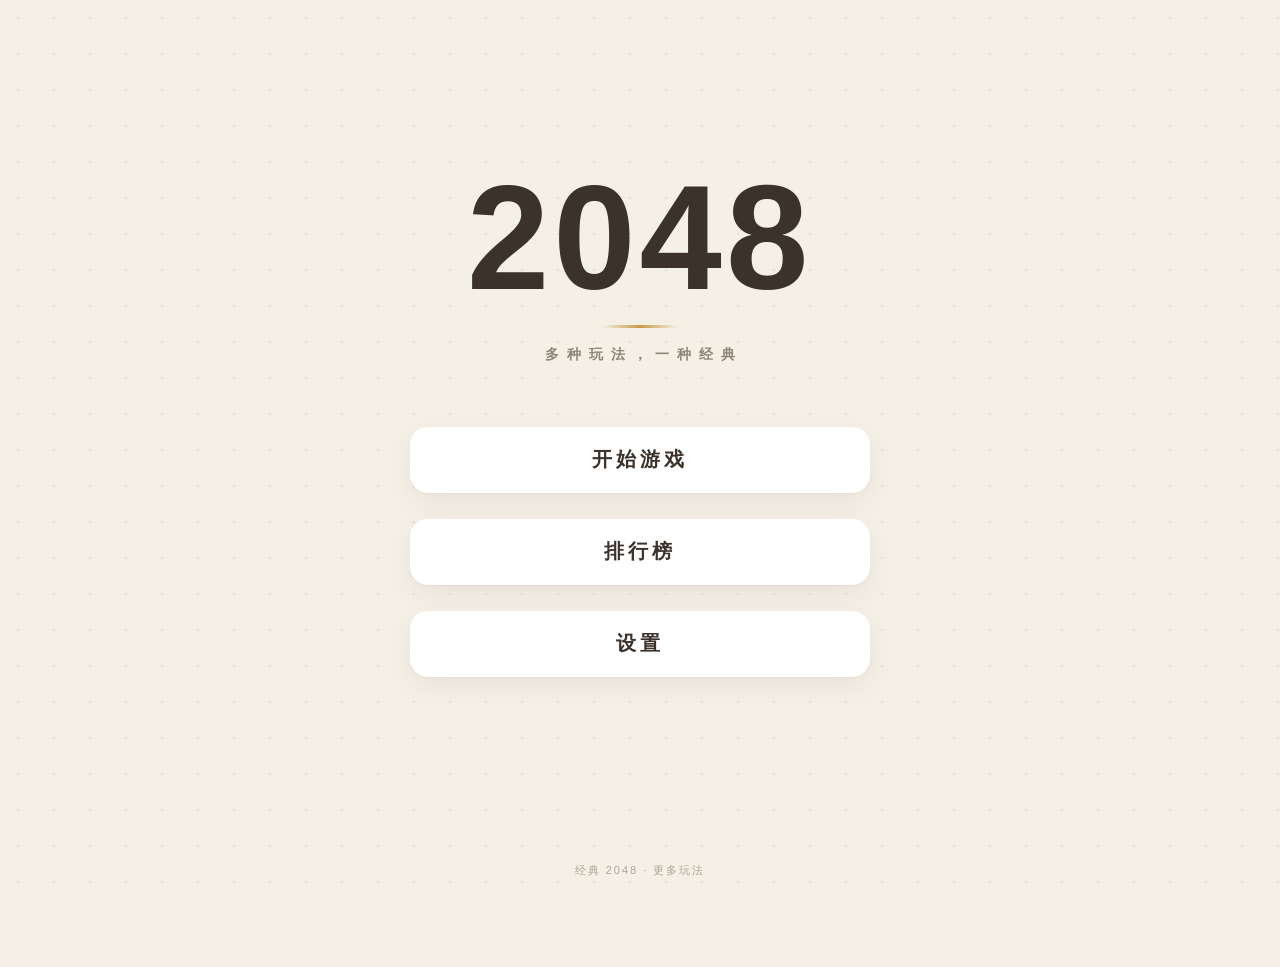
<file: index.html>
<!doctype html>
<html lang="zh-CN">
<head>
<meta charset="utf-8">
<meta name="viewport" content="width=device-width, initial-scale=1, maximum-scale=1, user-scalable=no, viewport-fit=cover">
<meta name="theme-color" content="#F5F0E6">
<title>2048 · 多玩法合集</title>
<link rel="stylesheet" href="style/spa.css">
</head>
<body>

  <!-- 应用主容器：视图切换 -->
  <div id="app" class="app">

    <!-- ====== 视图 1：首页 ====== -->
    <section class="view view-home is-active" data-view="home">
      <div class="stage">
        <div class="brand">
          <h1 class="logo-2048" aria-label="2048"><span class="logo-num">2048</span></h1>
          <p class="logo-sub">多种玩法，一种经典</p>
        </div>
        <nav class="btn-stack" aria-label="主菜单">
          <button class="btn-3d" data-go="modes" data-ripple>开始游戏</button>
          <button class="btn-3d" data-go="rank" data-ripple>排行榜</button>
          <button class="btn-3d" data-go="settings" data-ripple>设置</button>
        </nav>
      </div>
    </section>

    <!-- ====== 视图 2：模式选择 ====== -->
    <section class="view view-modes" data-view="modes" aria-hidden="true">
      <div class="stage">
        <div class="brand">
          <h1 class="logo-2048"><span class="logo-num">2048</span></h1>
          <p class="logo-sub">选择玩法</p>
        </div>
        <nav class="btn-stack" aria-label="玩法列表">
          <button class="btn-3d" data-play="classic" data-ripple>经典模式</button>
          <button class="btn-3d" data-play="gravity" data-ripple>星落引力</button>
          <button class="btn-3d" data-play="hex"     data-ripple>蜂窝六边形</button>
          <button class="btn-3d" data-play="ai"      data-ripple>人机对抗</button>
          <button class="btn-3d" data-play="quantum" data-ripple>量子叠加</button>
          <button class="btn-3d" data-play="dive"    data-ripple>整除合成</button>
          <button class="btn-3d" data-play="fib"     data-ripple>斐波那契</button>
          <button class="btn-3d btn-3d-muted" data-back="home" data-ripple>返回菜单</button>
        </nav>
      </div>
    </section>

    <!-- ====== 视图 3：子菜单（新游戏 / 继续游戏） ====== -->
    <section class="view view-play" data-view="play" aria-hidden="true">
      <div class="stage">
        <div class="brand">
          <h1 class="logo-2048"><span class="logo-num">2048</span></h1>
          <p class="logo-sub">选择玩法</p>
        </div>
        <div class="mode-chip" id="modeChip">经典模式</div>
        <nav class="btn-stack" aria-label="开局方式">
          <button class="btn-3d" id="btnNewGame" data-ripple>新游戏</button>
          <button class="btn-3d" id="btnContinue" data-ripple>继续游戏</button>
          <button class="btn-3d btn-3d-muted" data-back="modes" data-ripple>返回</button>
        </nav>
      </div>
    </section>

    <!-- ====== 视图 4：排行榜 ====== -->
    <section class="view view-rank" data-view="rank" aria-hidden="true">
      <div class="stage">
        <div class="brand">
          <h1 class="logo-2048"><span class="logo-num">2048</span></h1>
          <p class="logo-sub">排行榜</p>
        </div>
        <div class="rank-card" id="rankCard">
          <div class="rank-row"><span class="rank-name">经典最佳</span><span class="rank-val" id="rankClassic">0</span></div>
          <div class="rank-row"><span class="rank-name">今日每日最佳</span><span class="rank-val" id="rankDaily">0</span></div>
        </div>
        <nav class="btn-stack">
          <button class="btn-3d" id="btnReset" data-ripple>清空记录</button>
          <button class="btn-3d btn-3d-muted" data-back="home" data-ripple>返回</button>
        </nav>
      </div>
    </section>

    <!-- ====== 视图 5：设置 ====== -->
    <section class="view view-settings" data-view="settings" aria-hidden="true">
      <div class="stage">
        <div class="brand">
          <h1 class="logo-2048"><span class="logo-num">2048</span></h1>
          <p class="logo-sub">设置</p>
        </div>
        <div class="rank-card">
          <div class="rank-row"><span class="rank-name">音效</span>
            <span class="seg" id="segSound">
              <button type="button" class="seg-btn" data-sound="1">开</button>
              <button type="button" class="seg-btn" data-sound="0">关</button>
            </span>
          </div>
        </div>
        <nav class="btn-stack">
          <button class="btn-3d" id="btnClearSave" data-ripple>清除游戏存档</button>
          <button class="btn-3d btn-3d-muted" data-back="home" data-ripple>返回</button>
        </nav>
      </div>
    </section>

  </div>

  <!-- 底部说明 -->
  <div class="app-foot" aria-hidden="true">经典 2048 · 更多玩法</div>

  <!-- ====== 确认框：覆盖层 ====== -->
  <div class="modal" id="confirmModal" aria-hidden="true">
    <div class="modal-backdrop" data-close-confirm></div>
    <div class="modal-card" role="dialog" aria-modal="true" aria-labelledby="confirmTitle">
      <h2 class="modal-title" id="confirmTitle">覆盖存档？</h2>
      <p class="modal-text">当前已有存档，开始新游戏会将其覆盖，是否继续？</p>
      <div class="modal-actions">
        <button class="btn-3d modal-cancel" data-close-confirm data-ripple>取消</button>
        <button class="btn-3d modal-ok"     id="confirmOk"    data-ripple>确认新游戏</button>
      </div>
    </div>
  </div>

<script src="js/sfx.js"></script>
<script src="js/spa.js"></script>
</body>
</html>
</file>
<file: style/spa.css>
/* =============================================================
   2048 · 首页系统（简约大气版）
   温暖米色底 + 疏落圆点点缀 · 留白克制
   全部尺寸用 clamp()/vw/vh 流式，PC 与移动端自适应
   ============================================================= */

:root {
  --bg:         #F5F0E6;   /* 暖米色底 */
  --ink:        #3A322B;   /* 深暖棕主字 */
  --sub:        #8D8377;   /* 次级按钮 / 次要字 */
  --gold:       #C99A4A;   /* 克制暖金点缀 */
  --dot:        rgba(90, 76, 60, 0.10);   /* 圆点 */
  --dot-soft:   rgba(90, 76, 60, 0.06);
  --card:       #FFFFFF;   /* 按钮/卡片面 */
  --shadow-sm:  0 1px 2px rgba(90, 76, 60, 0.06), 0 10px 26px rgba(90, 76, 60, 0.08);
  --shadow-card: 0 1px 2px rgba(90, 76, 60, 0.06), 0 24px 60px rgba(90, 76, 60, 0.18);

  --ease:       cubic-bezier(0.34, 1.1, 0.64, 1);
  --slide-t:    300ms;
  --slide-e:    ease-in-out;
}

*, *::before, *::after { box-sizing: border-box; }

html, body {
  margin: 0; padding: 0; height: 100%;
  background: var(--bg);
  font-family: "PingFang SC", "Hiragino Sans GB", "Microsoft YaHei", "Helvetica Neue", Arial, sans-serif;
  color: var(--ink);
  -webkit-font-smoothing: antialiased;
  -webkit-tap-highlight-color: transparent;
  overflow: hidden;
}

/* ===== 简约圆点背景 ===== */
body {
  background-color: var(--bg);
  background-image:
    radial-gradient(circle, var(--dot) 1px, transparent 1.6px);
  background-size: clamp(22px, 5vw, 36px) clamp(22px, 5vw, 36px);
  position: relative;
}

/* =====================================================
   底部版本号
   ===================================================== */
.app-foot {
  position: fixed; z-index: 20; left: 0; right: 0;
  bottom: max(12px, 2.5vh);
  text-align: center; font-size: 11px; color: var(--sub);
  letter-spacing: 2px; font-weight: 500; opacity: 0.7;
}

/* =====================================================
   应用主容器 + 三视图切换
   ===================================================== */
.app {
  position: relative; z-index: 1;
  width: 100%; height: 100%;
}

.view {
  position: absolute; inset: 0;
  display: flex; align-items: center; justify-content: center;
  opacity: 0; pointer-events: none;
  visibility: hidden;
  will-change: transform, opacity;
}
.view.is-active { opacity: 1; pointer-events: auto; visibility: visible; }

/* 进入方向：从右 */
.view.is-entering-right { animation: enterRight var(--slide-t) var(--slide-e) both; }
.view.is-leaving-right  { animation: leaveLeft var(--slide-t) var(--slide-e) both; }
/* 返回方向：从左 */
.view.is-entering-left  { animation: enterLeft  var(--slide-t) var(--slide-e) both; }
.view.is-leaving-left   { animation: leaveRight var(--slide-t) var(--slide-e) both; }

@keyframes leaveLeft  { to { transform: translateX(-100%); opacity: 0.4; } }
@keyframes enterRight { from { transform: translateX( 100%); opacity: 0.4; } to { transform: translateX(0); opacity: 1; } }
@keyframes leaveRight { to { transform: translateX( 100%); opacity: 0.4; } }
@keyframes enterLeft  { from { transform: translateX(-100%); opacity: 0.4; } to { transform: translateX(0); opacity: 1; } }

.stage {
  width: 100%;
  display: flex; flex-direction: column; align-items: center;
  padding: 0 clamp(14px, 4vw, 32px) 60px;
  gap: clamp(40px, 9vh, 84px);
}

/* =====================================================
   品牌 Logo：净面大字 "2048"
   ===================================================== */
.brand {
  display: flex; flex-direction: column; align-items: center;
  animation: brand-in 0.8s var(--ease) both;
}
@keyframes brand-in { from { opacity: 0; transform: translateY(-12px) scale(0.97); } to { opacity: 1; transform: none; } }

.logo-2048 {
  margin: 0;
  font-size: clamp(58px, 19vw, 148px);
  font-weight: 800;
  line-height: 1;
  letter-spacing: clamp(1px, 0.5vw, 4px);
  color: var(--ink);
}
/* 金色高亮 "+" 徽标，更醒目 */
.logo-2048 .logo-plus {
  display: inline-flex; align-items: center; justify-content: center;
  width: 0.64em; height: 0.64em;
  background: linear-gradient(180deg, #E3B365, var(--gold));
  color: #fff;
  border-radius: 0.16em;
  font-size: 0.6em; font-weight: 800; line-height: 1;
  margin-left: 0.16em;
  vertical-align: 0.18em;
  box-shadow: 0 3px 12px rgba(201, 154, 74, 0.42);
}

/* 底部细金线，更显大气收束 */
.logo-2048 { position: relative; }
.logo-2048::before {
  content: "";
  position: absolute;
  left: 50%; bottom: clamp(-16px, -2vw, -24px); transform: translateX(-50%);
  width: clamp(56px, 22%, 120px); height: 3px;
  border-radius: 999px;
  background: linear-gradient(90deg, transparent, var(--gold), transparent);
}
/* 副标题 */
.logo-sub {
  margin: clamp(22px, 4vh, 34px) 0 0;
  font-size: clamp(11px, 3vw, 14px);
  font-weight: 700;
  letter-spacing: clamp(3px, 1.6vw, 8px);
  color: var(--sub);
  text-indent: clamp(3px, 1.6vw, 8px); /* 抵消末位字距，保持视觉居中 */
}

/* =====================================================
   模式选择页：当前模式 chip
   ===================================================== */
.mode-chip {
  margin: clamp(-18px, -3vh, -12px) 0 clamp(30px, 7vh, 56px);
  padding: 7px 22px;
  font-size: clamp(13px, 3.6vw, 15px); font-weight: 700; letter-spacing: 3px;
  color: var(--gold);
  background: rgba(201, 154, 74, 0.12);
  border: 1px solid rgba(201, 154, 74, 0.35);
  border-radius: 999px;
  animation: chip-in 0.5s var(--ease) both;
}
@keyframes chip-in { from { opacity: 0; transform: translateY(-8px); } }

/* =====================================================
   按钮栈（主按钮 + 次要按钮）
   ===================================================== */
.btn-stack {
  display: flex; flex-direction: column; align-items: center;
  gap: clamp(14px, 3.4vh, 26px);
  width: 100%;
}

/* 简约按钮：白底 + 柔和投影，克制的按压反馈 */
.btn-3d {
  position: relative;
  width: min(72vw, 380px);
  height: clamp(52px, 8.5vh, 66px);
  border: 0;
  border-radius: clamp(12px, 3vw, 18px);
  background: var(--card);
  color: var(--ink);
  font-family: inherit;
  font-size: clamp(16px, 4.6vw, 20px);
  font-weight: 700;
  letter-spacing: clamp(1px, 1vw, 4px);
  text-align: center;
  cursor: pointer;
  overflow: hidden;
  box-shadow: var(--shadow-sm);
  transition:
    transform 0.15s ease,
    box-shadow 0.25s ease,
    color 0.2s ease,
    background 0.2s ease;
  user-select: none;
  -webkit-user-select: none;
}
.btn-3d:hover {
  transform: translateY(-2px);
  box-shadow: 0 2px 4px rgba(90, 76, 60, 0.08), 0 16px 34px rgba(90, 76, 60, 0.12);
}
.btn-3d:active {
  transform: translateY(0) scale(0.985);
  box-shadow: 0 1px 2px rgba(90, 76, 60, 0.08), 0 6px 14px rgba(90, 76, 60, 0.06);
}

/* 返回菜单 / 返回 次要按钮 */
.btn-3d-muted {
  color: var(--sub);
  background: rgba(255, 255, 255, 0.55);
}

/* 禁用态：无存档时继续游戏 */
.btn-3d.is-disabled {
  opacity: 0.4;
  pointer-events: none;
  color: #B9B2A9;
}

/* 进入 stagger：按钮从下向上依次淡入（子菜单用） */
.view.is-entering-right .btn-stack .btn-3d,
.view.is-entering-left  .btn-stack .btn-3d {
  animation: btn-rise 0.45s var(--ease) both;
}
.view .btn-stack .btn-3d:nth-child(1) { animation-delay: 0.00s; }
.view .btn-stack .btn-3d:nth-child(2) { animation-delay: 0.10s; }
.view .btn-stack .btn-3d:nth-child(3) { animation-delay: 0.20s; }
.view .btn-stack .btn-3d:nth-child(4) { animation-delay: 0.30s; }
.view .btn-stack .btn-3d:nth-child(5) { animation-delay: 0.40s; }
.view .btn-stack .btn-3d:nth-child(6) { animation-delay: 0.50s; }
.view .btn-stack .btn-3d:nth-child(7) { animation-delay: 0.60s; }

@keyframes btn-rise {
  from { opacity: 0; transform: translateY(20px); }
  to   { opacity: 1; transform: translateY(0); }
}
/* hover 效果在 rise 结束后才覆盖 */
.view.is-entering-right .btn-stack .btn-3d:hover,
.view.is-entering-left  .btn-stack .btn-3d:hover,
.view.is-entering-right .btn-stack .btn-3d:active,
.view.is-entering-left  .btn-stack .btn-3d:active {
  animation: none;
}

/* =====================================================
   涟漪 ripple（柔和深色）
   ===================================================== */
.btn-3d .ripple {
  position: absolute;
  border-radius: 50%;
  transform: scale(0);
  background: rgba(90, 76, 60, 0.16);
  animation: ripple-anim 0.6s ease-out forwards;
  pointer-events: none;
}
@keyframes ripple-anim {
  to { transform: scale(4); opacity: 0; }
}

/* =====================================================
   确认框 modal
   ===================================================== */
.modal {
  position: fixed; z-index: 50; inset: 0;
  display: none;
  align-items: center; justify-content: center;
  padding: clamp(16px, 4vw, 28px);
}
.modal.is-open { display: flex; animation: modal-fade 0.25s ease both; }
@keyframes modal-fade { from { opacity: 0; } }

.modal-backdrop {
  position: absolute; inset: 0;
  background: rgba(90, 76, 60, 0.24);
  backdrop-filter: blur(4px);
  -webkit-backdrop-filter: blur(4px);
}

.modal-card {
  position: relative;
  width: 100%; max-width: 360px;
  background: var(--card);
  border-radius: clamp(16px, 4vw, 22px);
  padding: clamp(24px, 6vw, 32px) clamp(20px, 5vw, 28px);
  text-align: center;
  box-shadow: var(--shadow-card);
  animation: modal-rise 0.35s var(--ease) both;
}
@keyframes modal-rise {
  from { opacity: 0; transform: translateY(14px) scale(0.96); }
}
.modal-title {
  margin: 0 0 10px;
  font-size: clamp(20px, 5vw, 24px); font-weight: 700;
  color: var(--ink);
  letter-spacing: 2px;
}
.modal-text {
  margin: 0 0 22px;
  font-size: clamp(13px, 3.6vw, 14px); line-height: 1.8; color: var(--sub);
}
.modal-actions { display: flex; flex-direction: column; gap: clamp(12px, 3vh, 16px); align-items: center; }
.modal-actions .btn-3d {
  width: 100%; max-width: 280px; height: clamp(48px, 7vh, 56px); font-size: clamp(15px, 4vw, 17px);
}
.modal-cancel {
  background: #EFE9DC;
}

/* =====================================================
   排行榜 / 设置 卡片
   ===================================================== */
.rank-card {
  width: min(72vw, 420px);
  padding: clamp(16px, 3.6vw, 22px) clamp(18px, 4vw, 26px);
  background: var(--card);
  border-radius: clamp(14px, 3vw, 20px);
  box-shadow: var(--shadow-card);
  display: flex; flex-direction: column; gap: 10px;
}
.rank-row {
  display: flex; align-items: center; justify-content: space-between;
  gap: 12px;
  padding: 10px 6px;
  border-bottom: 1px solid rgba(90, 76, 60, 0.08);
}
.rank-row:last-child { border-bottom: 0; }
.rank-name {
  font-size: clamp(14px, 3.8vw, 16px); font-weight: 700; color: var(--ink);
  letter-spacing: 1px;
}
.rank-val {
  font-size: clamp(20px, 5vw, 26px); font-weight: 800; color: var(--gold);
  font-variant-numeric: tabular-nums;
}

/* 设置分段开关 */
.seg {
  display: inline-flex; gap: 4px;
  padding: 4px;
  background: rgba(90, 76, 60, 0.08);
  border-radius: 999px;
}
.seg-btn {
  border: 0; cursor: pointer; font-family: inherit;
  padding: 8px 22px; border-radius: 999px;
  font-size: clamp(13px, 3.4vw, 15px); font-weight: 700; letter-spacing: 2px;
  color: var(--sub); background: transparent;
  transition: background 0.18s ease, color 0.18s ease, box-shadow 0.18s ease;
}
.seg-btn.on {
  color: #fff;
  background: linear-gradient(180deg, #E3B365, var(--gold));
  box-shadow: 0 2px 8px rgba(201, 154, 74, 0.4);
}

/* =====================================================
   PC 大屏：菜单保持居中，按钮行宽适度放宽
   ===================================================== */
@media (min-width: 900px) {
  .stage { gap: clamp(36px, 7vh, 64px); }
  .btn-3d { width: min(60vw, 460px); }
}
</file>
